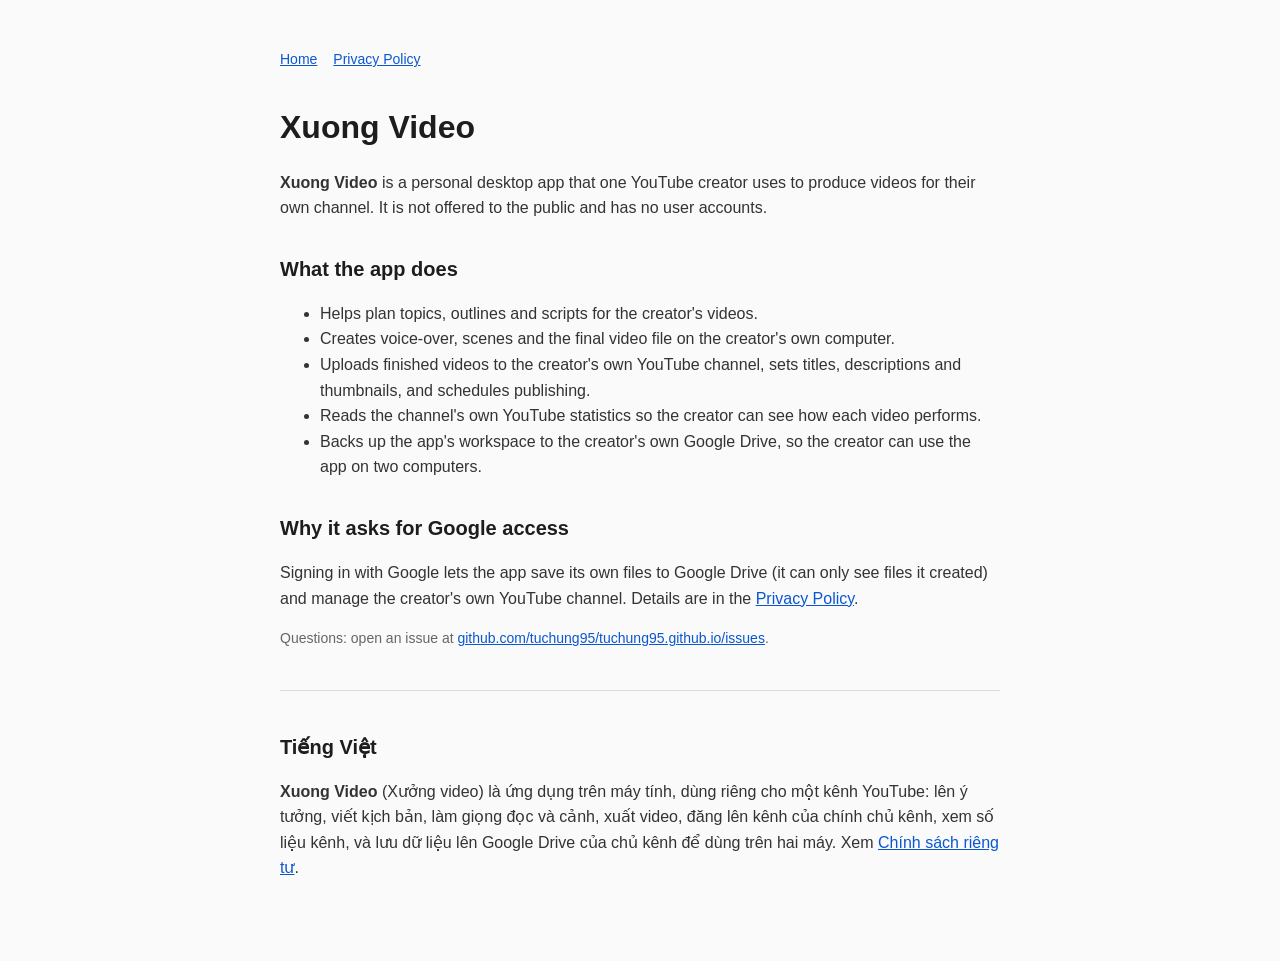
<file: index.html>
<!doctype html>
<html lang="en">
<head>
<meta charset="utf-8">
<meta name="viewport" content="width=device-width, initial-scale=1">
<meta name="google-site-verification" content="2YN1TYFfbMabR45fGkaM2EdlX2BXapO1GD2aaa2bnZs" />
<title>Xuong Video</title>
<meta name="description" content="Xuong Video is a personal desktop app for producing videos for one YouTube channel.">
<link rel="stylesheet" href="style.css">
</head>
<body>
<main>
<nav><a href="./">Home</a><a href="privacy.html">Privacy Policy</a></nav>
<h1>Xuong Video</h1>
<p><strong>Xuong Video</strong> is a personal desktop app that one YouTube creator uses to produce videos for their own channel. It is not offered to the public and has no user accounts.</p>

<h2>What the app does</h2>
<ul>
<li>Helps plan topics, outlines and scripts for the creator's videos.</li>
<li>Creates voice-over, scenes and the final video file on the creator's own computer.</li>
<li>Uploads finished videos to the creator's own YouTube channel, sets titles, descriptions and thumbnails, and schedules publishing.</li>
<li>Reads the channel's own YouTube statistics so the creator can see how each video performs.</li>
<li>Backs up the app's workspace to the creator's own Google Drive, so the creator can use the app on two computers.</li>
</ul>

<h2>Why it asks for Google access</h2>
<p>Signing in with Google lets the app save its own files to Google Drive (it can only see files it created) and manage the creator's own YouTube channel. Details are in the <a href="privacy.html">Privacy Policy</a>.</p>

<p class="muted">Questions: open an issue at <a href="https://github.com/tuchung95/tuchung95.github.io/issues">github.com/tuchung95/tuchung95.github.io/issues</a>.</p>

<hr>
<h2 lang="vi">Tiếng Việt</h2>
<p lang="vi"><strong>Xuong Video</strong> (Xưởng video) là ứng dụng trên máy tính, dùng riêng cho một kênh YouTube: lên ý tưởng, viết kịch bản, làm giọng đọc và cảnh, xuất video, đăng lên kênh của chính chủ kênh, xem số liệu kênh, và lưu dữ liệu lên Google Drive của chủ kênh để dùng trên hai máy. Xem <a href="privacy.html">Chính sách riêng tư</a>.</p>
</main>
</body>
</html>
</file>
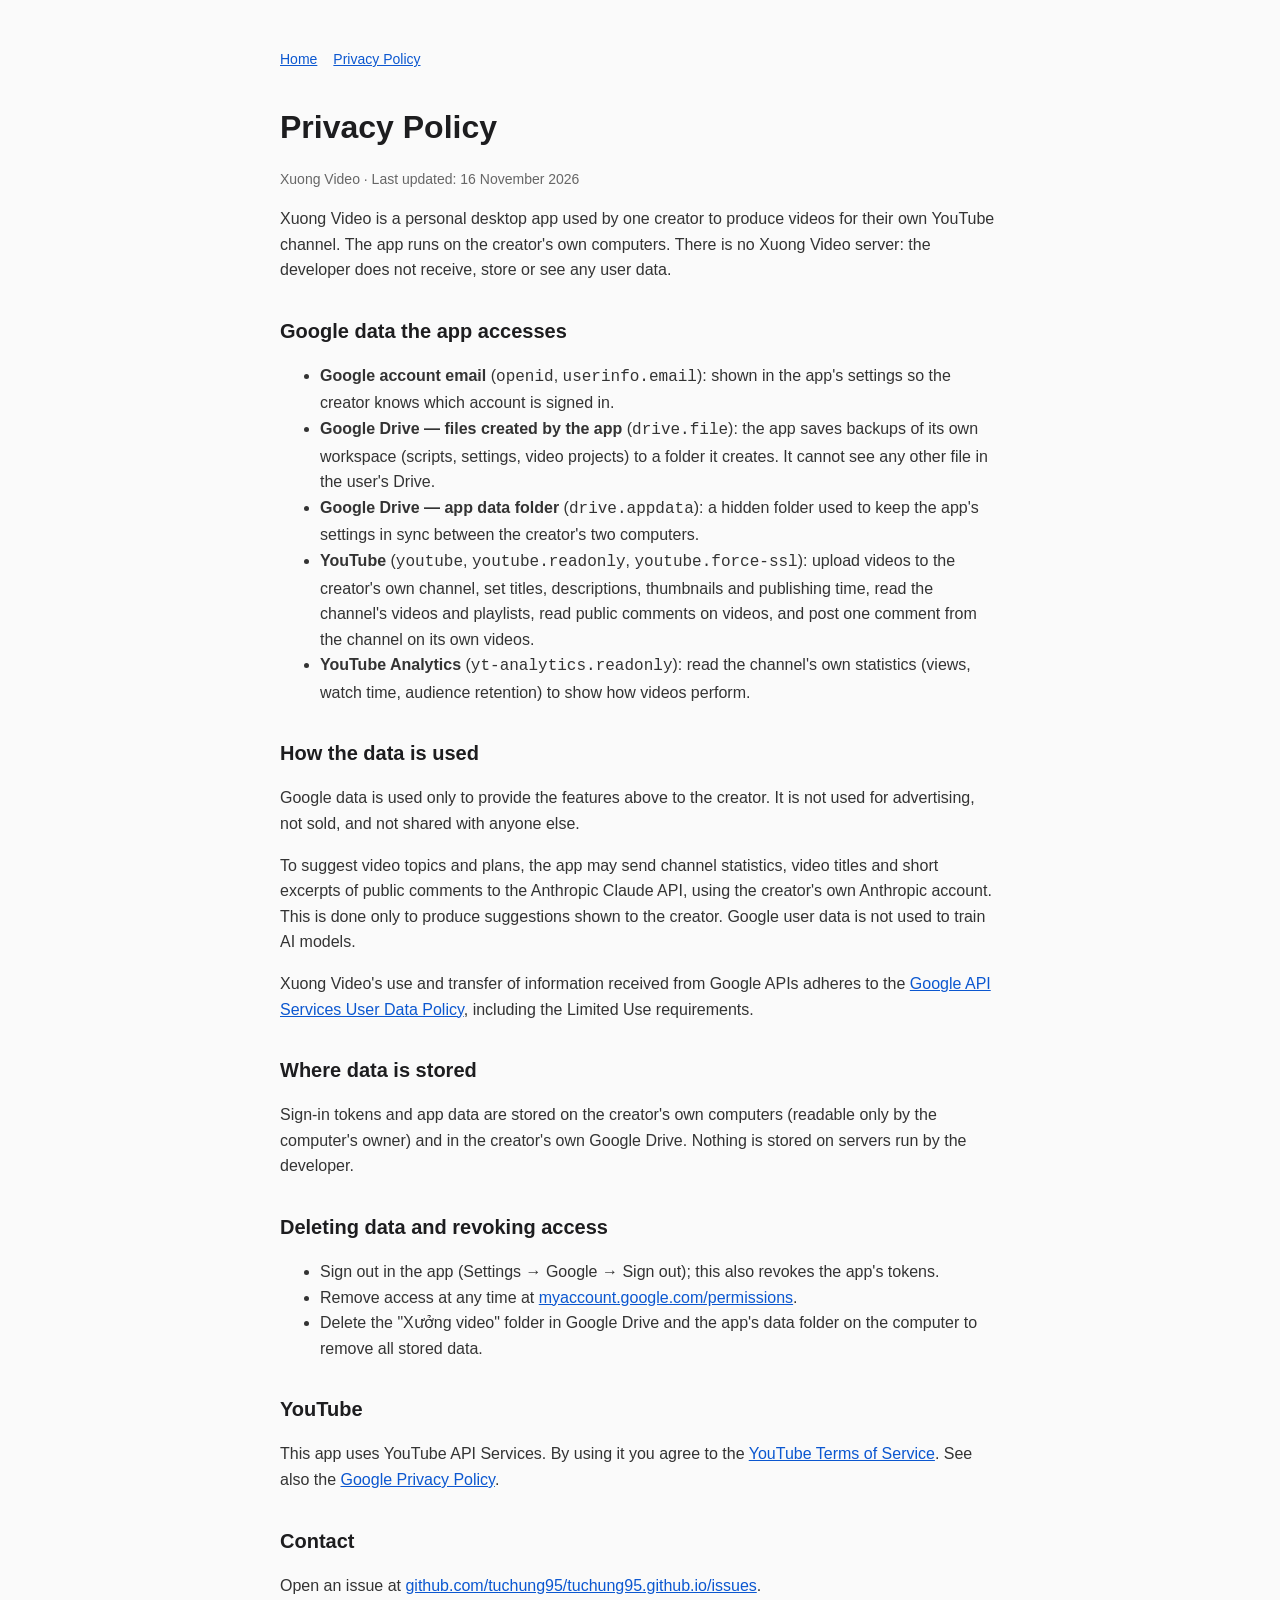
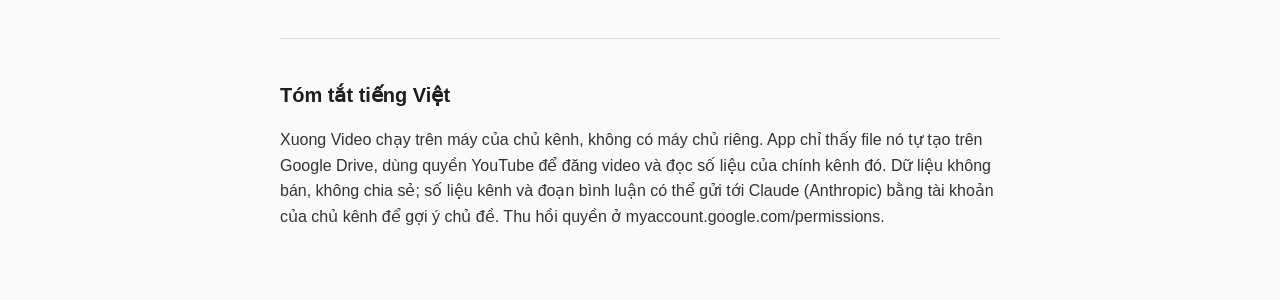
<file: privacy.html>
<!doctype html>
<html lang="en">
<head>
<meta charset="utf-8">
<meta name="viewport" content="width=device-width, initial-scale=1">
<title>Privacy Policy — Xuong Video</title>
<link rel="stylesheet" href="style.css">
</head>
<body>
<main>
<nav><a href="./">Home</a><a href="privacy.html">Privacy Policy</a></nav>
<h1>Privacy Policy</h1>
<p class="muted">Xuong Video · Last updated: 16 November 2026</p>

<p>Xuong Video is a personal desktop app used by one creator to produce videos for their own YouTube channel. The app runs on the creator's own computers. There is no Xuong Video server: the developer does not receive, store or see any user data.</p>

<h2>Google data the app accesses</h2>
<ul>
<li><strong>Google account email</strong> (<code>openid</code>, <code>userinfo.email</code>): shown in the app's settings so the creator knows which account is signed in.</li>
<li><strong>Google Drive — files created by the app</strong> (<code>drive.file</code>): the app saves backups of its own workspace (scripts, settings, video projects) to a folder it creates. It cannot see any other file in the user's Drive.</li>
<li><strong>Google Drive — app data folder</strong> (<code>drive.appdata</code>): a hidden folder used to keep the app's settings in sync between the creator's two computers.</li>
<li><strong>YouTube</strong> (<code>youtube</code>, <code>youtube.readonly</code>, <code>youtube.force-ssl</code>): upload videos to the creator's own channel, set titles, descriptions, thumbnails and publishing time, read the channel's videos and playlists, read public comments on videos, and post one comment from the channel on its own videos.</li>
<li><strong>YouTube Analytics</strong> (<code>yt-analytics.readonly</code>): read the channel's own statistics (views, watch time, audience retention) to show how videos perform.</li>
</ul>

<h2>How the data is used</h2>
<p>Google data is used only to provide the features above to the creator. It is not used for advertising, not sold, and not shared with anyone else.</p>
<p>To suggest video topics and plans, the app may send channel statistics, video titles and short excerpts of public comments to the Anthropic Claude API, using the creator's own Anthropic account. This is done only to produce suggestions shown to the creator. Google user data is not used to train AI models.</p>
<p>Xuong Video's use and transfer of information received from Google APIs adheres to the <a href="https://developers.google.com/terms/api-services-user-data-policy">Google API Services User Data Policy</a>, including the Limited Use requirements.</p>

<h2>Where data is stored</h2>
<p>Sign-in tokens and app data are stored on the creator's own computers (readable only by the computer's owner) and in the creator's own Google Drive. Nothing is stored on servers run by the developer.</p>

<h2>Deleting data and revoking access</h2>
<ul>
<li>Sign out in the app (Settings → Google → Sign out); this also revokes the app's tokens.</li>
<li>Remove access at any time at <a href="https://myaccount.google.com/permissions">myaccount.google.com/permissions</a>.</li>
<li>Delete the "Xưởng video" folder in Google Drive and the app's data folder on the computer to remove all stored data.</li>
</ul>

<h2>YouTube</h2>
<p>This app uses YouTube API Services. By using it you agree to the <a href="https://www.youtube.com/t/terms">YouTube Terms of Service</a>. See also the <a href="https://policies.google.com/privacy">Google Privacy Policy</a>.</p>

<h2>Contact</h2>
<p>Open an issue at <a href="https://github.com/tuchung95/tuchung95.github.io/issues">github.com/tuchung95/tuchung95.github.io/issues</a>.</p>

<hr>
<h2 lang="vi">Tóm tắt tiếng Việt</h2>
<p lang="vi">Xuong Video chạy trên máy của chủ kênh, không có máy chủ riêng. App chỉ thấy file nó tự tạo trên Google Drive, dùng quyền YouTube để đăng video và đọc số liệu của chính kênh đó. Dữ liệu không bán, không chia sẻ; số liệu kênh và đoạn bình luận có thể gửi tới Claude (Anthropic) bằng tài khoản của chủ kênh để gợi ý chủ đề. Thu hồi quyền ở myaccount.google.com/permissions.</p>
</main>
</body>
</html>
</file>
<file: style.css>
body{margin:0;font:16px/1.6 -apple-system,BlinkMacSystemFont,"Segoe UI",Roboto,sans-serif;color:#1d1d1f;background:#fafafa}
main{max-width:720px;margin:0 auto;padding:48px 20px 64px}
h1{font-size:32px;margin:0 0 8px}h2{font-size:20px;margin:32px 0 8px}
p,li{color:#333}a{color:#0b57d0}.muted{color:#666;font-size:14px}
nav{display:flex;gap:16px;margin-bottom:32px;font-size:14px}hr{border:0;border-top:1px solid #ddd;margin:40px 0}
</file>
